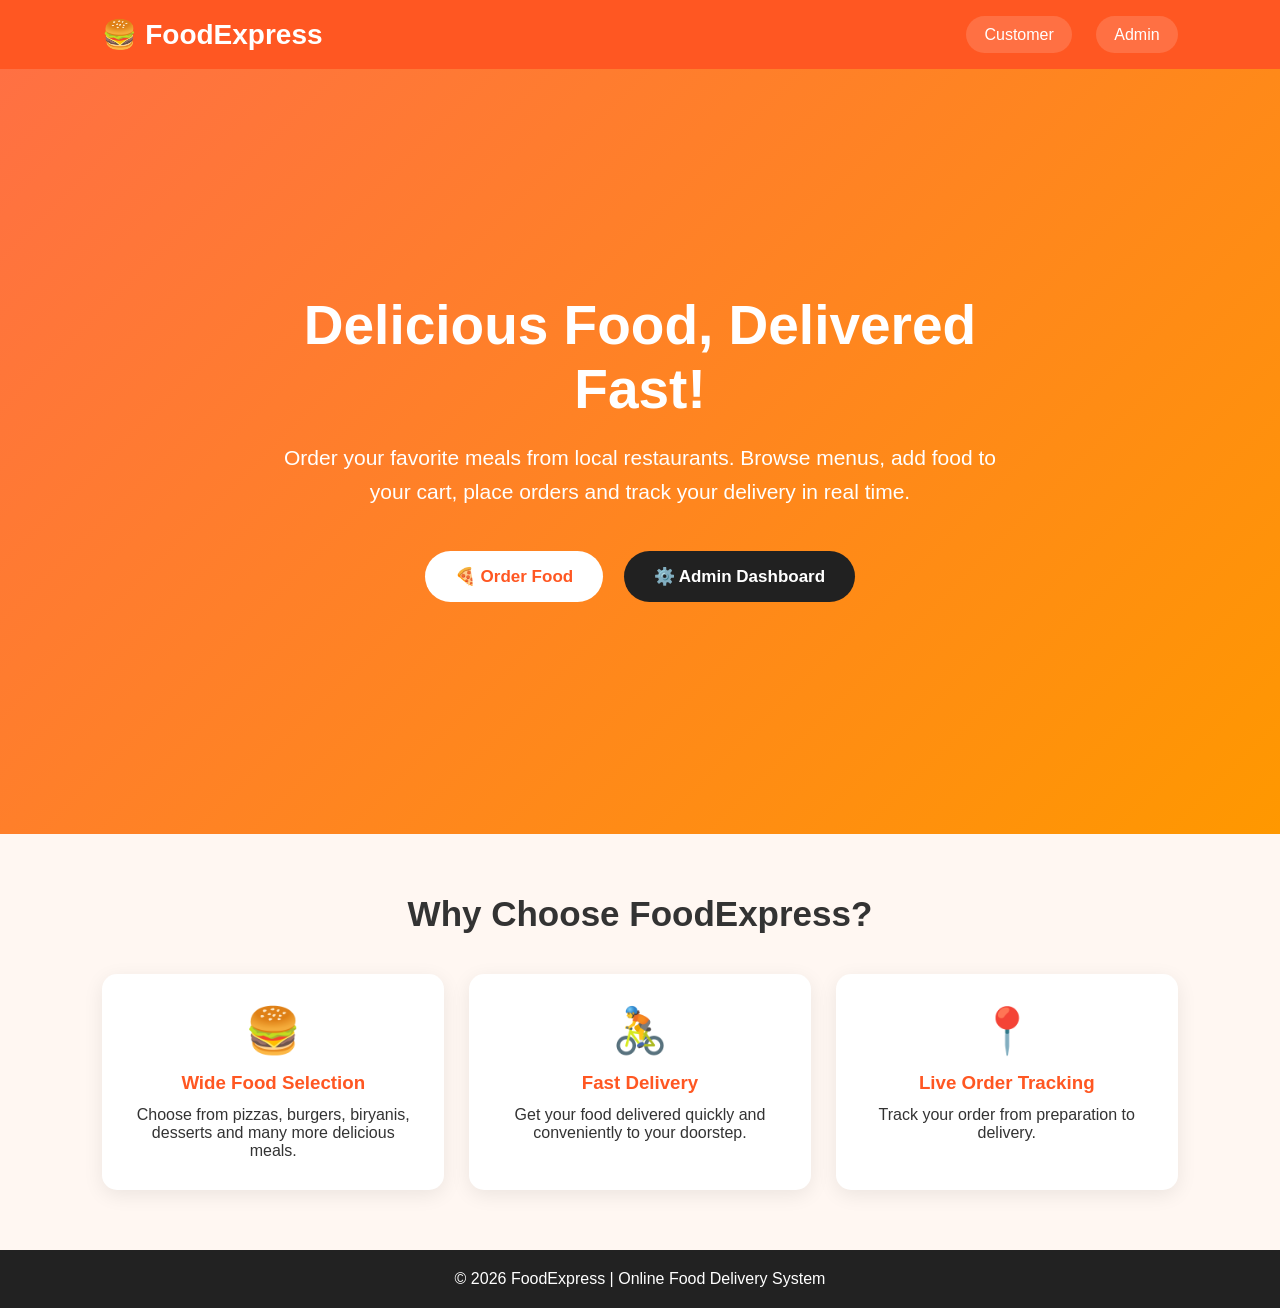
<file: index.html>
<!DOCTYPE html>
<html lang="en">
<head>
    <meta charset="UTF-8">
    <meta name="viewport" content="width=device-width, initial-scale=1.0">
    <title>FoodExpress - Online Food Delivery</title>

    <style>
        * {
            margin: 0;
            padding: 0;
            box-sizing: border-box;
            font-family: Arial, sans-serif;
        }

        body {
            background: #fff7f2;
            color: #333;
        }

        .navbar {
            background: #ff5722;
            color: white;
            padding: 18px 8%;
            display: flex;
            justify-content: space-between;
            align-items: center;
        }

        .logo {
            font-size: 28px;
            font-weight: bold;
        }

        .nav-buttons a {
            color: white;
            text-decoration: none;
            margin-left: 20px;
            padding: 10px 18px;
            border-radius: 20px;
            background: rgba(255,255,255,0.15);
        }

        .nav-buttons a:hover {
            background: white;
            color: #ff5722;
        }

        .hero {
            min-height: 85vh;
            display: flex;
            align-items: center;
            justify-content: center;
            text-align: center;
            padding: 40px 20px;
            background: linear-gradient(135deg, #ff7043, #ff9800);
            color: white;
        }

        .hero-content {
            max-width: 750px;
        }

        .hero h1 {
            font-size: 55px;
            margin-bottom: 20px;
        }

        .hero p {
            font-size: 21px;
            line-height: 1.6;
            margin-bottom: 35px;
        }

        .btn {
            display: inline-block;
            padding: 15px 30px;
            border-radius: 30px;
            text-decoration: none;
            font-size: 17px;
            font-weight: bold;
            margin: 8px;
            cursor: pointer;
            border: none;
        }

        .customer-btn {
            background: white;
            color: #ff5722;
        }

        .admin-btn {
            background: #212121;
            color: white;
        }

        .features {
            padding: 60px 8%;
            text-align: center;
        }

        .features h2 {
            font-size: 35px;
            margin-bottom: 40px;
        }

        .feature-container {
            display: grid;
            grid-template-columns: repeat(3, 1fr);
            gap: 25px;
        }

        .feature {
            background: white;
            padding: 30px;
            border-radius: 15px;
            box-shadow: 0 5px 20px rgba(0,0,0,0.08);
        }

        .feature .icon {
            font-size: 45px;
            margin-bottom: 15px;
        }

        .feature h3 {
            margin-bottom: 12px;
            color: #ff5722;
        }

        footer {
            background: #222;
            color: white;
            text-align: center;
            padding: 20px;
        }

        @media(max-width: 768px) {
            .navbar {
                padding: 15px 5%;
            }

            .nav-buttons a {
                margin-left: 5px;
                padding: 8px 10px;
            }

            .hero h1 {
                font-size: 40px;
            }

            .feature-container {
                grid-template-columns: 1fr;
            }
        }
    </style>
</head>

<body>

    <nav class="navbar">
        <div class="logo">🍔 FoodExpress</div>

        <div class="nav-buttons">
            <a href="user.html">Customer</a>
            <a href="admin.html">Admin</a>
        </div>
    </nav>

    <section class="hero">
        <div class="hero-content">
            <h1>Delicious Food, Delivered Fast!</h1>

            <p>
                Order your favorite meals from local restaurants.
                Browse menus, add food to your cart, place orders
                and track your delivery in real time.
            </p>

            <a href="user.html" class="btn customer-btn">
                🍕 Order Food
            </a>

            <a href="admin.html" class="btn admin-btn">
                ⚙️ Admin Dashboard
            </a>
        </div>
    </section>

    <section class="features">
        <h2>Why Choose FoodExpress?</h2>

        <div class="feature-container">

            <div class="feature">
                <div class="icon">🍔</div>
                <h3>Wide Food Selection</h3>
                <p>
                    Choose from pizzas, burgers, biryanis,
                    desserts and many more delicious meals.
                </p>
            </div>

            <div class="feature">
                <div class="icon">🚴</div>
                <h3>Fast Delivery</h3>
                <p>
                    Get your food delivered quickly and
                    conveniently to your doorstep.
                </p>
            </div>

            <div class="feature">
                <div class="icon">📍</div>
                <h3>Live Order Tracking</h3>
                <p>
                    Track your order from preparation
                    to delivery.
                </p>
            </div>

        </div>
    </section>

    <footer>
        <p>© 2026 FoodExpress | Online Food Delivery System</p>
    </footer>

</body>
</html>
</file>
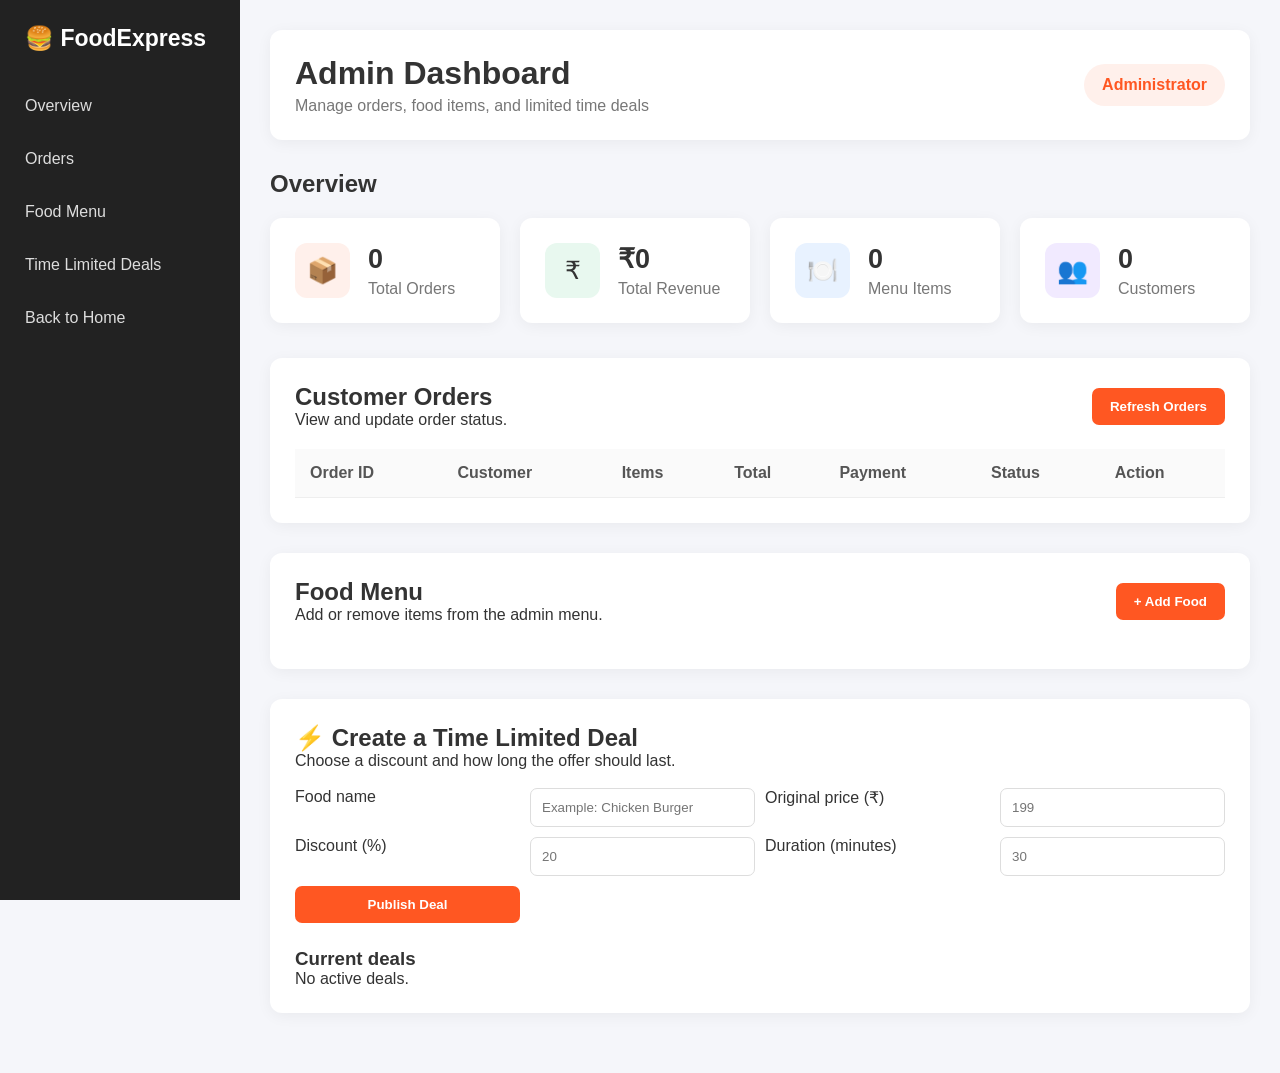
<file: admin.html>
<!DOCTYPE html>
<html lang="en">
<head>
  <meta charset="UTF-8">
  <meta name="viewport" content="width=device-width, initial-scale=1.0">
  <title>FoodExpress Admin Dashboard</title>
  <link rel="stylesheet" href="admin.css">
  <script src="admin.js" defer></script>
</head>
<body>
  <aside class="sidebar">
    <div class="admin-logo">🍔 FoodExpress</div>
    <ul>
      <li><a href="#overview">Overview</a></li>
      <li><a href="#orders">Orders</a></li>
      <li><a href="#menu">Food Menu</a></li>
      <li><a href="#deals">Time Limited Deals</a></li>
      <li><a href="index.html">Back to Home</a></li>
    </ul>
  </aside>

  <main class="main-content">
    <header class="top-header">
      <div>
        <h1>Admin Dashboard</h1>
        <p>Manage orders, food items, and limited time deals</p>
      </div>
      <div class="admin-profile">Administrator</div>
    </header>

    <section class="dashboard-section" id="overview">
      <h2>Overview</h2>
      <div class="stats-container">
        <article class="stat-card">
          <div class="stat-icon orange">📦</div>
          <div><h3 id="totalOrders">0</h3><p>Total Orders</p></div>
        </article>
        <article class="stat-card">
          <div class="stat-icon green">₹</div>
          <div><h3 id="totalRevenue">₹0</h3><p>Total Revenue</p></div>
        </article>
        <article class="stat-card">
          <div class="stat-icon blue">🍽️</div>
          <div><h3 id="totalMenuItems">0</h3><p>Menu Items</p></div>
        </article>
        <article class="stat-card">
          <div class="stat-icon purple">👥</div>
          <div><h3 id="totalCustomers">0</h3><p>Customers</p></div>
        </article>
      </div>
    </section>

    <section class="admin-section" id="orders">
      <div class="section-heading">
        <div>
          <h2>Customer Orders</h2>
          <p>View and update order status.</p>
        </div>
        <button class="refresh-btn" onclick="loadOrders()">Refresh Orders</button>
      </div>

      <div class="table-container">
        <table>
          <thead>
            <tr>
              <th>Order ID</th>
              <th>Customer</th>
              <th>Items</th>
              <th>Total</th>
              <th>Payment</th>
              <th>Status</th>
              <th>Action</th>
            </tr>
          </thead>
          <tbody id="ordersTable"></tbody>
        </table>
      </div>
    </section>

    <section class="admin-section" id="menu">
      <div class="section-heading">
        <div>
          <h2>Food Menu</h2>
          <p>Add or remove items from the admin menu.</p>
        </div>
        <button class="add-food-btn" onclick="openAddFood()">+ Add Food</button>
      </div>
      <div class="admin-food-container" id="adminFoodContainer"></div>
    </section>

    <section class="admin-section" id="deals">
      <h2>⚡ Create a Time Limited Deal</h2>
      <p>Choose a discount and how long the offer should last.</p>

      <form id="dealForm" class="deal-form">
        <label for="dealName">Food name</label>
        <input id="dealName" type="text" placeholder="Example: Chicken Burger" required>

        <label for="dealPrice">Original price (₹)</label>
        <input id="dealPrice" type="number" min="1" placeholder="199" required>

        <label for="dealDiscount">Discount (%)</label>
        <input id="dealDiscount" type="number" min="1" max="90" placeholder="20" required>

        <label for="dealMinutes">Duration (minutes)</label>
        <input id="dealMinutes" type="number" min="1" placeholder="30" required>

        <button class="add-food-btn" type="submit">Publish Deal</button>
      </form>

      <h3>Current deals</h3>
      <div id="adminDeals"></div>
    </section>
  </main>

  <div class="modal" id="foodModal">
    <div class="modal-content">
      <span class="close" onclick="closeFoodModal()" aria-label="Close">&times;</span>
      <h2>Add Food Item</h2>

      <form id="foodForm" onsubmit="addFood(event)">
        <label for="foodName">Food name</label>
        <input id="foodName" type="text" required>

        <label for="foodCategory">Category</label>
        <input id="foodCategory" type="text" placeholder="Pizza, Burger, Dessert…" required>

        <label for="foodRestaurant">Restaurant</label>
        <input id="foodRestaurant" type="text" required>

        <label for="foodPrice">Price (₹)</label>
        <input id="foodPrice" type="number" min="1" required>

        <label for="foodEmoji">Food emoji</label>
        <input id="foodEmoji" type="text" placeholder="🍕" required>

        <button class="save-btn" type="submit">Save Food Item</button>
      </form>
    </div>
  </div>
</body>
</html>
</file>
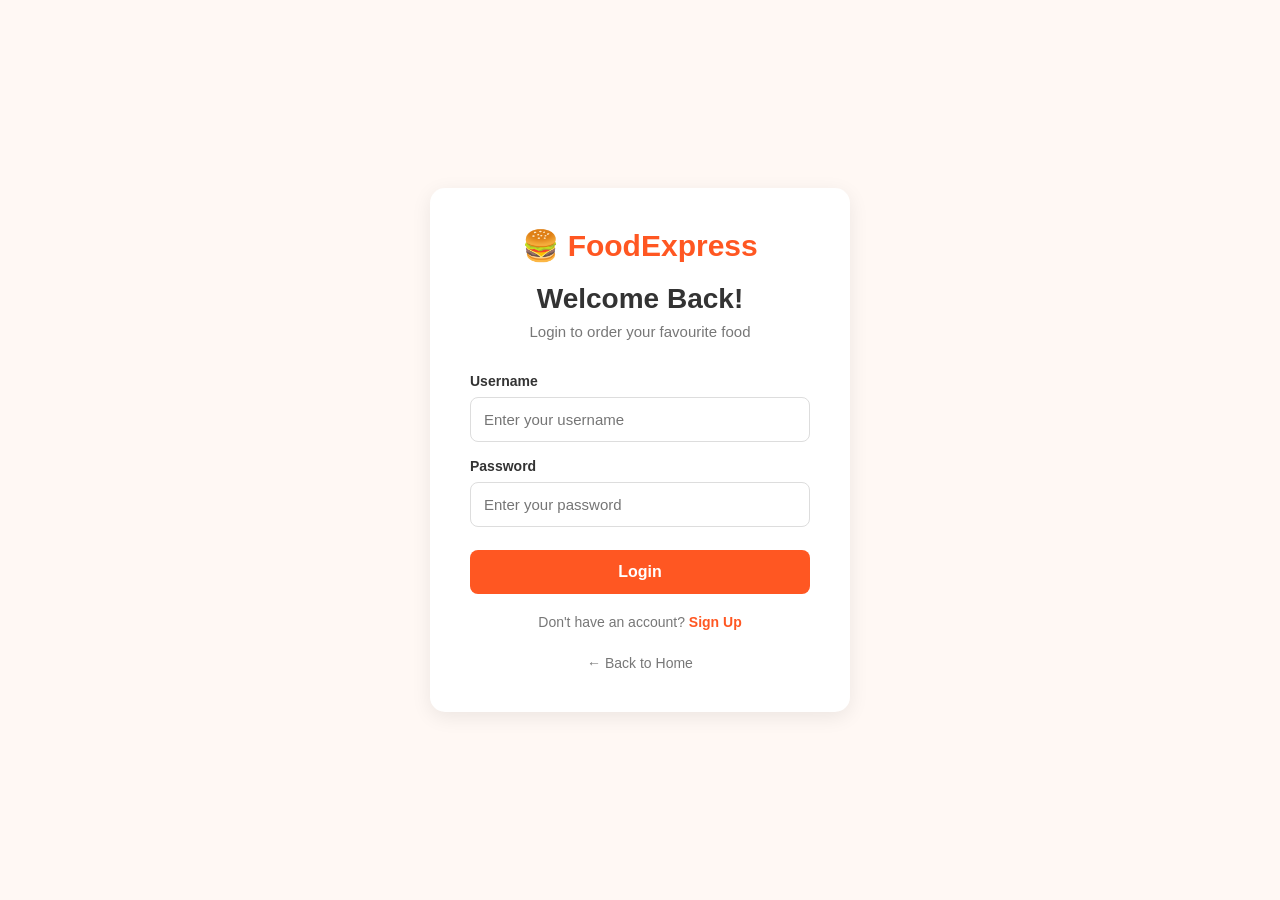
<file: login.html>
<!DOCTYPE html>
<html lang="en">

<head>

    <meta charset="UTF-8">

    <meta
        name="viewport"
        content="width=device-width, initial-scale=1.0"
    >

    <title>FoodExpress - Login</title>

    <link rel="stylesheet" href="user.css">

</head>

<body>

    <div class="login-page">

        <div class="login-card">

            <div class="login-logo">
                🍔 FoodExpress
            </div>


            <h1>
                Welcome Back!
            </h1>


            <p class="login-subtitle">
                Login to order your favourite food
            </p>


            <!-- LOGIN FORM -->

            <form id="loginForm">

                <label for="username">
                    Username
                </label>

                <input
                    type="text"
                    id="username"
                    placeholder="Enter your username"
                    required
                >


                <label for="password">
                    Password
                </label>

                <input
                    type="password"
                    id="password"
                    placeholder="Enter your password"
                    required
                >


                <button
                    type="submit"
                    class="login-button"
                >
                    Login
                </button>

            </form>


            <p
                id="loginError"
                class="login-error"
            ></p>


            <!-- SIGN UP -->

            <div class="login-bottom">

                <p>
                    Don't have an account?

                    <a
                        href="#"
                        onclick="showSignup(); return false;"
                    >
                        Sign Up
                    </a>

                </p>

            </div>


            <div
                id="signupBox"
                class="signup-box"
            >

                <h2>
                    Create Account
                </h2>


                <input
                    type="text"
                    id="signupUsername"
                    placeholder="Create username"
                >


                <input
                    type="password"
                    id="signupPassword"
                    placeholder="Create password"
                >


                <button
                    onclick="signup()"
                    class="signup-button"
                >
                    Create Account
                </button>


                <p
                    id="signupMessage"
                    class="signup-message"
                ></p>

            </div>


            <a
                href="index.html"
                class="back-home"
            >
                ← Back to Home
            </a>

        </div>

    </div>


    <script src="user.js"></script>

</body>

</html>
</file>
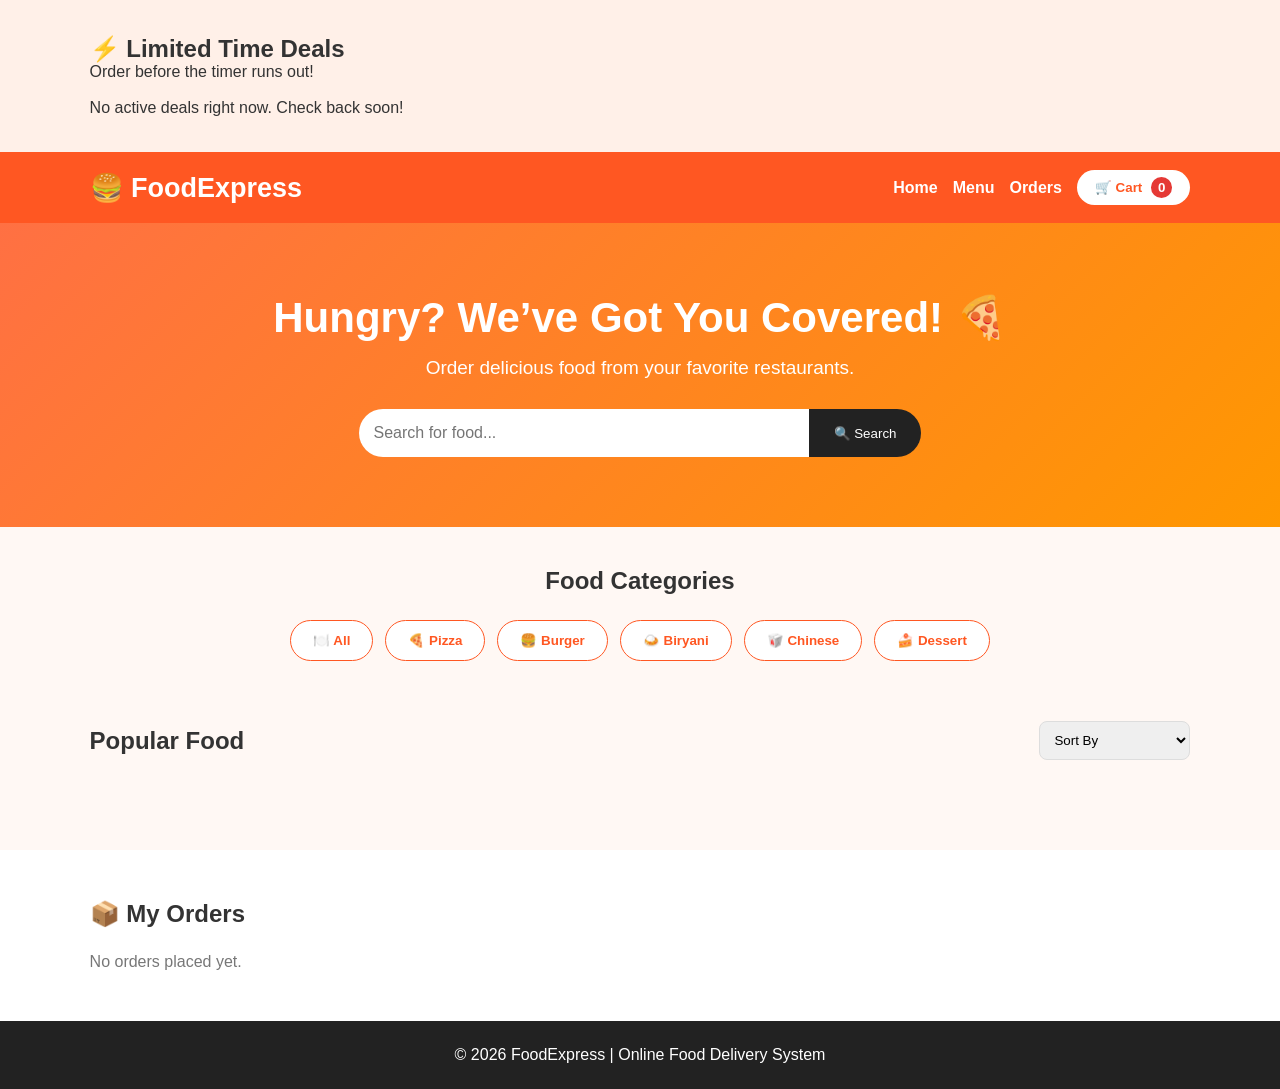
<file: user.html>
<section class="deals-section">
  <h2>⚡ Limited Time Deals</h2>
  <p>Order before the timer runs out!</p>
  <div id="limitedDeals" class="limited-deals"></div>
</section>
<!DOCTYPE html>
<html lang="en">
<head>
    <meta charset="UTF-8">
    <meta name="viewport" content="width=device-width, initial-scale=1.0">

    <title>FoodExpress - Customer</title>

    <link rel="stylesheet" href="user.css">
</head>

<body>

    <!-- NAVBAR -->

    <nav class="navbar">

        <div class="logo">
            🍔 FoodExpress
        </div>

        <div class="nav-links">
            <a href="index.html">Home</a>
            <a href="#menu">Menu</a>
            <a href="#orders">Orders</a>

            <button onclick="openCart()" class="cart-button">
                🛒 Cart
                <span id="cartCount">0</span>
            </button>
        </div>

    </nav>


    <!-- HERO -->

    <section class="hero">

        <div class="hero-content">

            <h1>Hungry? We’ve Got You Covered! 🍕</h1>

            <p>
                Order delicious food from your favorite restaurants.
            </p>

            <div class="search-box">

                <input
                    type="text"
                    id="searchInput"
                    placeholder="Search for food..."
                    onkeyup="searchFood()"
                >

                <button onclick="searchFood()">🔍 Search</button>

            </div>

        </div>

    </section>


    <!-- CATEGORIES -->

    <section class="categories">

        <h2>Food Categories</h2>

        <div class="category-container">

            <button onclick="filterCategory('All')">🍽️ All</button>

            <button onclick="filterCategory('Pizza')">🍕 Pizza</button>

            <button onclick="filterCategory('Burger')">🍔 Burger</button>

            <button onclick="filterCategory('Biryani')">🍛 Biryani</button>

            <button onclick="filterCategory('Chinese')">🥡 Chinese</button>

            <button onclick="filterCategory('Dessert')">🍰 Dessert</button>

        </div>

    </section>


    <!-- FOOD MENU -->

    <section class="menu-section" id="menu">

        <div class="section-title">

            <h2>Popular Food</h2>

            <select id="sortFood" onchange="sortFood()">

                <option value="default">Sort By</option>
                <option value="low">Price: Low to High</option>
                <option value="high">Price: High to Low</option>

            </select>

        </div>

        <div id="foodContainer" class="food-container"></div>

    </section>


    <!-- CART -->

    <div id="cartModal" class="modal">

        <div class="modal-content">

            <span class="close" onclick="closeCart()">&times;</span>

            <h2>🛒 Your Cart</h2>

            <div id="cartItems"></div>

            <div class="cart-total">

                <h3>
                    Total:
                    ₹<span id="cartTotal">0</span>
                </h3>

                <button onclick="checkout()" class="checkout-btn">
                    Proceed to Checkout
                </button>

            </div>

        </div>

    </div>


    <!-- CHECKOUT -->

    <div id="checkoutModal" class="modal">

        <div class="modal-content checkout-content">

            <span class="close" onclick="closeCheckout()">&times;</span>

            <h2>Checkout</h2>

            <form id="checkoutForm" onsubmit="placeOrder(event)">

                <label>Customer Name</label>

                <input
                    type="text"
                    id="customerName"
                    placeholder="Enter your name"
                    required
                >

                <label>Delivery Address</label>

                <textarea
                    id="address"
                    placeholder="Enter delivery address"
                    required
                ></textarea>

                <label>Phone Number</label>

                <input
                    type="tel"
                    id="phone"
                    placeholder="Enter phone number"
                    required
                >

                <label>Payment Method</label>

                <select id="paymentMethod">

                    <option value="Cash on Delivery">
                        Cash on Delivery
                    </option>

                    <option value="UPI">
                        UPI
                    </option>

                    <option value="Card">
                        Credit / Debit Card
                    </option>

                </select>

                <button type="submit" class="checkout-btn">
                    Place Order
                </button>

            </form>

        </div>

    </div>


    <!-- ORDERS -->

    <section id="orders" class="orders-section">

        <h2>📦 My Orders</h2>

        <div id="ordersContainer">

            <p class="no-orders">
                No orders placed yet.
            </p>

        </div>

    </section>


    <footer>

        <p>
            © 2026 FoodExpress | Online Food Delivery System
        </p>

    </footer>


    <script src="user.js"></script>

</body>
</html>
</file>
<file: admin.css>
* {
    margin: 0;
    padding: 0;
    box-sizing: border-box;
    font-family: Arial, sans-serif;
}

body {
    background: #f5f6fa;
    color: #333;
}


/* SIDEBAR */

.sidebar {
    position: fixed;
    left: 0;
    top: 0;

    width: 240px;
    height: 100vh;

    background: #222;

    color: white;

    padding: 25px 0;

    z-index: 100;
}

.admin-logo {
    font-size: 23px;
    font-weight: bold;
    padding: 0 25px 30px;
}

.sidebar ul {
    list-style: none;
}

.sidebar li {
    margin-bottom: 5px;
}

.sidebar a {
    display: block;
    color: #ddd;
    text-decoration: none;
    padding: 15px 25px;
}

.sidebar a:hover {
    background: #ff5722;
    color: white;
}


/* MAIN */

.main-content {
    margin-left: 240px;
    padding: 30px;
}


/* HEADER */

.top-header {
    background: white;

    padding: 25px;

    border-radius: 12px;

    display: flex;

    justify-content: space-between;

    align-items: center;

    margin-bottom: 30px;

    box-shadow:
        0 3px 15px rgba(0,0,0,0.05);
}

.top-header h1 {
    margin-bottom: 5px;
}

.top-header p {
    color: #777;
}

.admin-profile {
    background: #fff0eb;
    color: #ff5722;
    padding: 12px 18px;
    border-radius: 25px;
    font-weight: bold;
}


/* DASHBOARD */

.dashboard-section {
    margin-bottom: 35px;
}

.dashboard-section h2 {
    margin-bottom: 20px;
}

.stats-container {
    display: grid;

    grid-template-columns:
        repeat(4, 1fr);

    gap: 20px;
}

.stat-card {
    background: white;

    padding: 25px;

    border-radius: 12px;

    display: flex;

    align-items: center;

    gap: 18px;

    box-shadow:
        0 3px 15px rgba(0,0,0,0.05);
}

.stat-card h3 {
    font-size: 27px;
    margin-bottom: 5px;
}

.stat-card p {
    color: #777;
}

.stat-icon {
    width: 55px;
    height: 55px;

    display: flex;

    align-items: center;

    justify-content: center;

    border-radius: 12px;

    font-size: 25px;
}

.orange {
    background: #fff0eb;
}

.green {
    background: #e8f8ef;
}

.blue {
    background: #e8f2ff;
}

.purple {
    background: #f1eaff;
}


/* SECTIONS */

.admin-section {
    background: white;

    padding: 25px;

    border-radius: 12px;

    margin-bottom: 30px;

    box-shadow:
        0 3px 15px rgba(0,0,0,0.05);
}

.section-heading {
    display: flex;

    justify-content: space-between;

    align-items: center;

    margin-bottom: 20px;
}


/* BUTTONS */

.refresh-btn,
.add-food-btn {
    border: none;

    background: #ff5722;

    color: white;

    padding: 11px 18px;

    border-radius: 7px;

    cursor: pointer;

    font-weight: bold;
}

.refresh-btn:hover,
.add-food-btn:hover {
    background: #e64a19;
}


/* TABLE */

.table-container {
    overflow-x: auto;
}

table {
    width: 100%;

    border-collapse: collapse;
}

th,
td {
    padding: 15px;

    text-align: left;

    border-bottom: 1px solid #eee;
}

th {
    background: #fafafa;
    color: #555;
}

td {
    font-size: 14px;
}


/* STATUS */

.status-select {
    padding: 7px;

    border: 1px solid #ddd;

    border-radius: 6px;

    outline: none;
}

.status-select:focus {
    border-color: #ff5722;
}


/* MENU */

.admin-food-container {
    display: grid;

    grid-template-columns:
        repeat(4, 1fr);

    gap: 20px;
}

.admin-food-card {
    border: 1px solid #eee;

    border-radius: 12px;

    padding: 20px;

    text-align: center;
}

.admin-food-image {
    font-size: 60px;

    background: #fff5f0;

    padding: 20px;

    border-radius: 10px;

    margin-bottom: 15px;
}

.admin-food-card h3 {
    margin-bottom: 8px;
}

.admin-food-card p {
    color: #777;
    margin-bottom: 8px;
}

.food-price {
    color: #ff5722;

    font-size: 20px;

    font-weight: bold;

    margin-bottom: 15px;
}

.delete-btn {
    border: none;

    background: #e53935;

    color: white;

    padding: 8px 15px;

    border-radius: 6px;

    cursor: pointer;
}

.delete-btn:hover {
    background: #c62828;
}


/* MODAL */

.modal {
    display: none;

    position: fixed;

    z-index: 200;

    left: 0;

    top: 0;

    width: 100%;

    height: 100%;

    background: rgba(0,0,0,0.6);
}

.modal-content {
    background: white;

    width: 90%;

    max-width: 500px;

    margin: 70px auto;

    padding: 30px;

    border-radius: 12px;

    position: relative;
}

.close {
    position: absolute;

    right: 20px;

    top: 15px;

    font-size: 30px;

    cursor: pointer;
}

.modal-content h2 {
    margin-bottom: 20px;
}

.modal-content form {
    display: flex;

    flex-direction: column;

    gap: 10px;
}

.modal-content label {
    font-weight: bold;

    margin-top: 8px;
}

.modal-content input,
.modal-content select {
    padding: 12px;

    border: 1px solid #ddd;

    border-radius: 7px;

    outline: none;
}

.save-btn {
    margin-top: 15px;

    padding: 13px;

    background: #ff5722;

    color: white;

    border: none;

    border-radius: 7px;

    cursor: pointer;

    font-weight: bold;
}


/* RESPONSIVE */

@media(max-width: 1100px) {

    .stats-container {
        grid-template-columns:
            repeat(2, 1fr);
    }

    .admin-food-container {
        grid-template-columns:
            repeat(2, 1fr);
    }

}


@media(max-width: 700px) {

    .sidebar {
        position: relative;

        width: 100%;

        height: auto;
    }

    .sidebar ul {
        display: flex;

        overflow-x: auto;
    }

    .sidebar li {
        white-space: nowrap;
    }

    .main-content {
        margin-left: 0;

        padding: 15px;
    }

    .top-header {
        flex-direction: column;

        align-items: flex-start;

        gap: 15px;
    }

    .stats-container {
        grid-template-columns: 1fr;
    }

    .admin-food-container {
        grid-template-columns: 1fr;
    }

}
.deal-form {
  display: grid;
  grid-template-columns: repeat(auto-fit, minmax(180px, 1fr));
  gap: 10px;
  margin: 18px 0 25px;
}

.deal-form input {
  padding: 11px;
  border: 1px solid #ddd;
  border-radius: 7px;
}

.deal-row,
.limited-deal-card {
  background: white;
  border: 1px solid #eee;
  border-radius: 10px;
  padding: 16px;
  margin: 10px 0;
}

.deal-row {
  display: flex;
  flex-wrap: wrap;
  align-items: center;
  gap: 14px;
}

.deals-section {
  padding: 35px 7%;
  background: #fff0e8;
}

.limited-deals {
  display: grid;
  grid-template-columns: repeat(auto-fit, minmax(220px, 1fr));
  gap: 15px;
  margin-top: 18px;
}

.limited-deal-card strong {
  color: #e64a19;
  font-size: 20px;
}

.deal-countdown {
  color: #c0392b;
  font-weight: bold;
}
</file>
<file: user.css>
* {
    margin: 0;
    padding: 0;
    box-sizing: border-box;
    font-family: Arial, sans-serif;
}

body {
    background: #fff8f4;
    color: #333;
}


/* =========================
   NAVBAR
   ========================= */

.navbar {
    background: #ff5722;
    color: white;
    padding: 18px 7%;
    display: flex;
    justify-content: space-between;
    align-items: center;
    position: sticky;
    top: 0;
    z-index: 100;
}

.logo {
    font-size: 27px;
    font-weight: bold;
}

.nav-links {
    display: flex;
    align-items: center;
    gap: 15px;
}

.nav-links a {
    color: white;
    text-decoration: none;
    font-weight: bold;
}

.nav-links a:hover {
    text-decoration: underline;
}

.cart-button {
    border: none;
    background: white;
    color: #ff5722;
    padding: 10px 18px;
    border-radius: 25px;
    cursor: pointer;
    font-weight: bold;
}

#cartCount {
    background: #e53935;
    color: white;
    padding: 3px 7px;
    border-radius: 50%;
    margin-left: 5px;
}


/* USER NAME */

#loggedUser {
    color: white;
    font-weight: bold;
}


/* LOGOUT */

.logout-button {
    border: none;
    background: #222;
    color: white;
    padding: 10px 16px;
    border-radius: 20px;
    cursor: pointer;
    font-weight: bold;
}

.logout-button:hover {
    background: #333;
}


/* =========================
   HERO
   ========================= */

.hero {
    background: linear-gradient(
        135deg,
        #ff7043,
        #ff9800
    );

    color: white;

    padding: 70px 20px;

    text-align: center;
}

.hero h1 {
    font-size: 42px;
    margin-bottom: 15px;
}

.hero p {
    font-size: 19px;
    margin-bottom: 30px;
}

.search-box {
    display: flex;
    justify-content: center;
    max-width: 600px;
    margin: auto;
}

.search-box input {
    width: 75%;
    padding: 15px;
    border: none;
    border-radius: 30px 0 0 30px;
    outline: none;
    font-size: 16px;
}

.search-box button {
    border: none;
    background: #222;
    color: white;
    padding: 15px 25px;
    border-radius: 0 30px 30px 0;
    cursor: pointer;
}


/* =========================
   CATEGORIES
   ========================= */

.categories {
    padding: 40px 7%;
    text-align: center;
}

.categories h2 {
    margin-bottom: 25px;
}

.category-container {
    display: flex;
    justify-content: center;
    flex-wrap: wrap;
    gap: 12px;
}

.category-container button {
    border: 1px solid #ff5722;
    background: white;
    color: #ff5722;
    padding: 12px 22px;
    border-radius: 25px;
    cursor: pointer;
    font-weight: bold;
}

.category-container button:hover {
    background: #ff5722;
    color: white;
}


/* =========================
   MENU
   ========================= */

.menu-section {
    padding: 20px 7% 60px;
}

.section-title {
    display: flex;
    justify-content: space-between;
    align-items: center;
    margin-bottom: 30px;
}

.section-title select {
    padding: 10px;
    border-radius: 8px;
    border: 1px solid #ddd;
}

.food-container {
    display: grid;
    grid-template-columns: repeat(4, 1fr);
    gap: 25px;
}

.food-card {
    background: white;
    border-radius: 15px;
    overflow: hidden;
    box-shadow: 0 4px 15px rgba(0,0,0,0.08);
    transition: 0.3s;
}

.food-card:hover {
    transform: translateY(-5px);
}

.food-image {
    height: 180px;
    background: #ffe0d2;
    display: flex;
    align-items: center;
    justify-content: center;
    font-size: 75px;
}

.food-info {
    padding: 18px;
}

.food-info h3 {
    margin-bottom: 8px;
}

.restaurant {
    color: #777;
    font-size: 14px;
    margin-bottom: 10px;
}

.food-price {
    color: #ff5722;
    font-size: 20px;
    font-weight: bold;
}

.food-rating {
    color: #f5a623;
    margin: 8px 0;
}

.add-button {
    width: 100%;
    background: #ff5722;
    color: white;
    border: none;
    padding: 12px;
    border-radius: 8px;
    cursor: pointer;
    margin-top: 10px;
    font-weight: bold;
}

.add-button:hover {
    background: #e64a19;
}


/* =========================
   MODAL
   ========================= */

.modal {
    display: none;
    position: fixed;
    z-index: 200;
    left: 0;
    top: 0;
    width: 100%;
    height: 100%;
    background: rgba(0,0,0,0.6);
    overflow-y: auto;
}

.modal-content {
    background: white;
    width: 90%;
    max-width: 600px;
    margin: 70px auto;
    padding: 30px;
    border-radius: 15px;
    position: relative;
}

.close {
    position: absolute;
    right: 20px;
    top: 15px;
    font-size: 30px;
    cursor: pointer;
}


/* =========================
   CART
   ========================= */

.cart-item {
    display: flex;
    justify-content: space-between;
    align-items: center;
    padding: 15px 0;
    border-bottom: 1px solid #ddd;
}

.cart-item-info h4 {
    margin-bottom: 5px;
}

.quantity-controls button {
    border: none;
    background: #ff5722;
    color: white;
    width: 28px;
    height: 28px;
    border-radius: 50%;
    cursor: pointer;
}

.quantity-controls span {
    margin: 0 10px;
}

.remove-button {
    background: #e53935;
    color: white;
    border: none;
    padding: 6px 10px;
    border-radius: 5px;
    cursor: pointer;
}

.cart-total {
    margin-top: 25px;
    text-align: right;
}

.checkout-btn {
    background: #ff5722;
    color: white;
    border: none;
    padding: 13px 25px;
    border-radius: 8px;
    cursor: pointer;
    margin-top: 15px;
    font-weight: bold;
}


/* =========================
   CHECKOUT
   ========================= */

.checkout-content form {
    display: flex;
    flex-direction: column;
    gap: 10px;
}

.checkout-content label {
    font-weight: bold;
    margin-top: 10px;
}

.checkout-content input,
.checkout-content textarea,
.checkout-content select {
    padding: 12px;
    border: 1px solid #ddd;
    border-radius: 8px;
    outline: none;
}

.checkout-content textarea {
    min-height: 80px;
    resize: vertical;
}


/* =========================
   ORDERS
   ========================= */

.orders-section {
    padding: 50px 7%;
    background: #fff;
}

.orders-section h2 {
    margin-bottom: 25px;
}

.order-card {
    background: #fff8f4;
    padding: 20px;
    border-radius: 12px;
    margin-bottom: 20px;
    border-left: 5px solid #ff5722;
}

.order-header {
    display: flex;
    justify-content: space-between;
    margin-bottom: 15px;
}

.status {
    color: #ff5722;
    font-weight: bold;
}

.progress {
    display: flex;
    justify-content: space-between;
    margin-top: 20px;
}

.progress-step {
    text-align: center;
    flex: 1;
    color: #aaa;
}

.progress-step.active {
    color: #ff5722;
    font-weight: bold;
}

.no-orders {
    color: #777;
}


/* =========================
   FOOTER
   ========================= */

footer {
    background: #222;
    color: white;
    padding: 25px;
    text-align: center;
}


/* =====================================================
   LOGIN PAGE
   ===================================================== */

.login-page {

    min-height: 100vh;

    background: #fff8f4;

    display: flex;

    justify-content: center;

    align-items: center;

    padding: 30px 20px;
}


.login-card {

    width: 420px;

    max-width: 100%;

    background: white;

    padding: 40px;

    border-radius: 15px;

    box-shadow:
        0 5px 20px rgba(0,0,0,0.08);

    text-align: center;
}


.login-logo {

    font-size: 30px;

    font-weight: bold;

    color: #ff5722;

    margin-bottom: 20px;
}


.login-card h1 {

    font-size: 28px;

    margin-bottom: 8px;
}


.login-subtitle {

    color: #777;

    font-size: 15px;

    margin-bottom: 25px;
}


/* LOGIN FORM */

#loginForm {

    display: flex;

    flex-direction: column;

    text-align: left;

    gap: 8px;
}


#loginForm label {

    font-weight: bold;

    font-size: 14px;

    margin-top: 8px;
}


#loginForm input {

    padding: 13px;

    border: 1px solid #ddd;

    border-radius: 8px;

    outline: none;

    font-size: 15px;
}


#loginForm input:focus {

    border-color: #ff5722;
}


.login-button {

    margin-top: 15px;

    padding: 13px;

    border: none;

    border-radius: 8px;

    background: #ff5722;

    color: white;

    font-size: 16px;

    font-weight: bold;

    cursor: pointer;
}


.login-button:hover {

    background: #e64a19;
}


.login-error {

    color: #e53935;

    font-size: 14px;

    margin-top: 15px;
}


.login-bottom {

    margin-top: 20px;

    color: #777;

    font-size: 14px;
}


.login-bottom a {

    color: #ff5722;

    text-decoration: none;

    font-weight: bold;
}


/* SIGNUP */

.signup-box {

    display: none;

    margin-top: 25px;

    padding-top: 25px;

    border-top: 1px solid #eee;
}


.signup-box h2 {

    margin-bottom: 15px;
}


.signup-box input {

    width: 100%;

    padding: 12px;

    margin-bottom: 10px;

    border: 1px solid #ddd;

    border-radius: 8px;

    outline: none;
}


.signup-box input:focus {

    border-color: #ff5722;
}


.signup-button {

    width: 100%;

    padding: 12px;

    border: none;

    border-radius: 8px;

    background: #ff5722;

    color: white;

    font-weight: bold;

    cursor: pointer;
}


.signup-button:hover {

    background: #e64a19;
}


.signup-message {

    margin-top: 10px;

    font-size: 14px;
}


.back-home {

    display: inline-block;

    margin-top: 25px;

    color: #777;

    text-decoration: none;

    font-size: 14px;
}


.back-home:hover {

    color: #ff5722;
}


/* =========================
   RESPONSIVE
   ========================= */

@media(max-width: 1000px) {

    .food-container {
        grid-template-columns: repeat(2, 1fr);
    }

}


@media(max-width: 650px) {

    .navbar {
        flex-direction: column;
        gap: 15px;
    }

    .nav-links {
        flex-wrap: wrap;
        justify-content: center;
    }

    .hero h1 {
        font-size: 30px;
    }

    .search-box input {
        width: 65%;
    }

    .food-container {
        grid-template-columns: 1fr;
    }

    .section-title {
        flex-direction: column;
        gap: 15px;
    }

}


@media(max-width: 500px) {

    .login-card {

        padding: 30px 20px;
    }

    .login-logo {

        font-size: 26px;
    }

}
.deal-form {
  display: grid;
  grid-template-columns: repeat(auto-fit, minmax(180px, 1fr));
  gap: 10px;
  margin: 18px 0 25px;
}

.deal-form input {
  padding: 11px;
  border: 1px solid #ddd;
  border-radius: 7px;
}

.deal-row,
.limited-deal-card {
  background: white;
  border: 1px solid #eee;
  border-radius: 10px;
  padding: 16px;
  margin: 10px 0;
}

.deal-row {
  display: flex;
  flex-wrap: wrap;
  align-items: center;
  gap: 14px;
}

.deals-section {
  padding: 35px 7%;
  background: #fff0e8;
}

.limited-deals {
  display: grid;
  grid-template-columns: repeat(auto-fit, minmax(220px, 1fr));
  gap: 15px;
  margin-top: 18px;
}

.limited-deal-card strong {
  color: #e64a19;
  font-size: 20px;
}

.deal-countdown {
  color: #c0392b;
  font-weight: bold;
}
</file>
